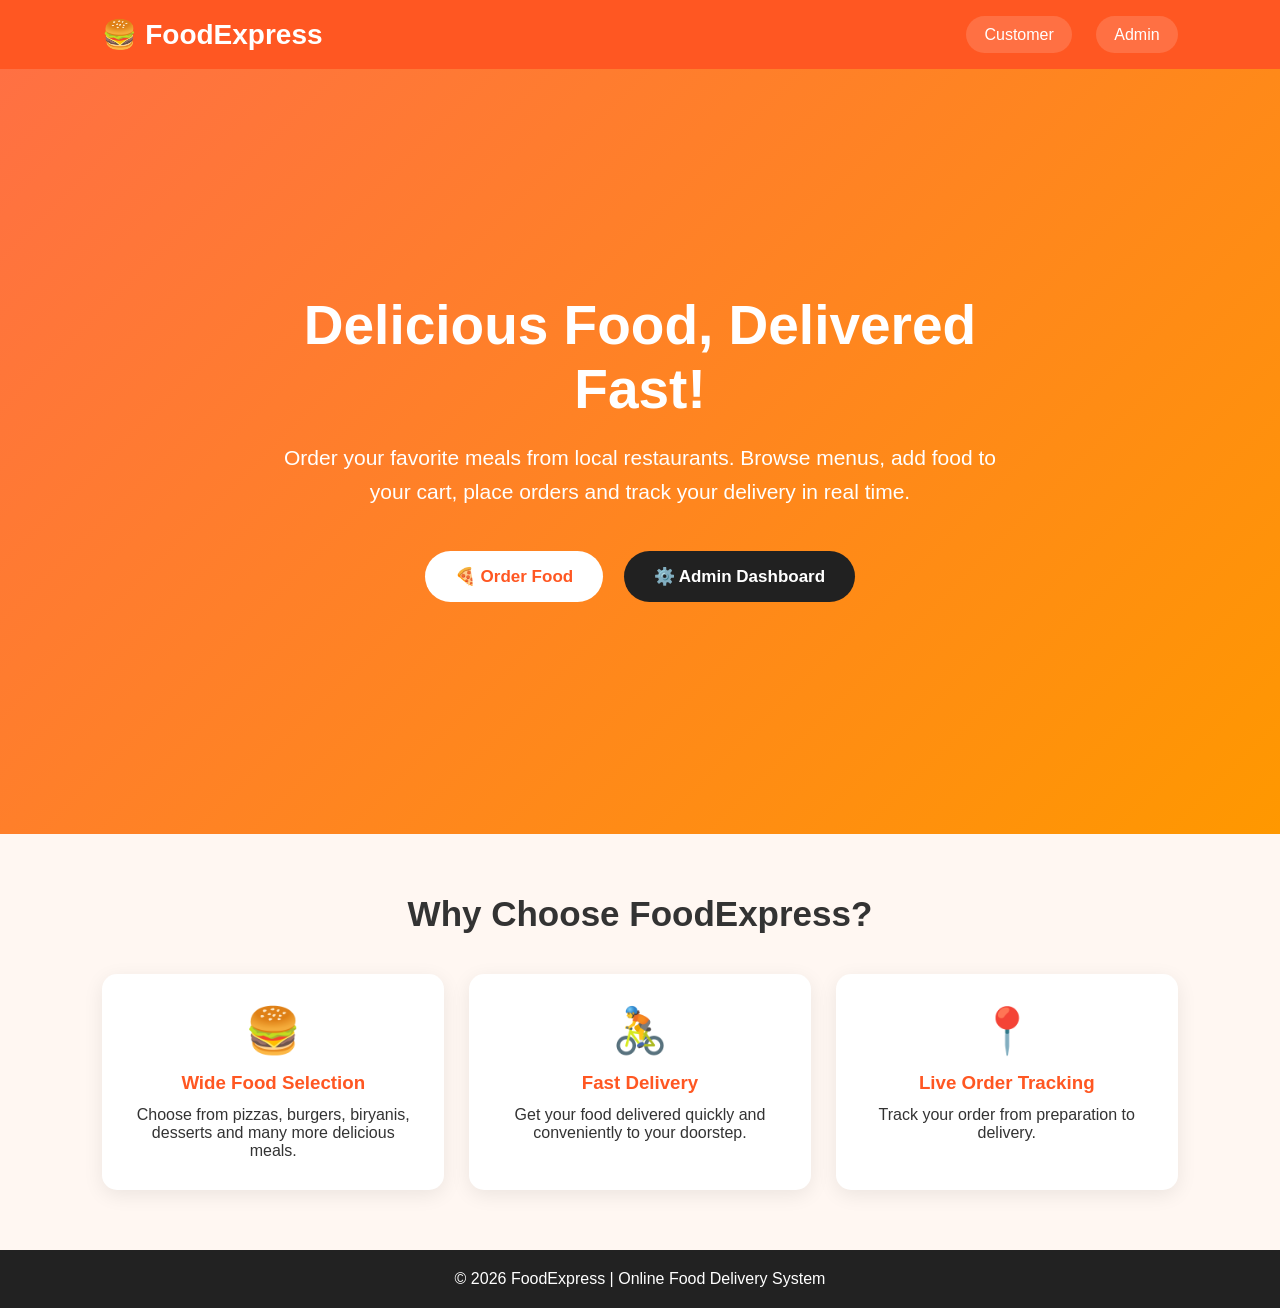
<file: index.html>
<!DOCTYPE html>
<html lang="en">
<head>
    <meta charset="UTF-8">
    <meta name="viewport" content="width=device-width, initial-scale=1.0">
    <title>FoodExpress - Online Food Delivery</title>

    <style>
        * {
            margin: 0;
            padding: 0;
            box-sizing: border-box;
            font-family: Arial, sans-serif;
        }

        body {
            background: #fff7f2;
            color: #333;
        }

        .navbar {
            background: #ff5722;
            color: white;
            padding: 18px 8%;
            display: flex;
            justify-content: space-between;
            align-items: center;
        }

        .logo {
            font-size: 28px;
            font-weight: bold;
        }

        .nav-buttons a {
            color: white;
            text-decoration: none;
            margin-left: 20px;
            padding: 10px 18px;
            border-radius: 20px;
            background: rgba(255,255,255,0.15);
        }

        .nav-buttons a:hover {
            background: white;
            color: #ff5722;
        }

        .hero {
            min-height: 85vh;
            display: flex;
            align-items: center;
            justify-content: center;
            text-align: center;
            padding: 40px 20px;
            background: linear-gradient(135deg, #ff7043, #ff9800);
            color: white;
        }

        .hero-content {
            max-width: 750px;
        }

        .hero h1 {
            font-size: 55px;
            margin-bottom: 20px;
        }

        .hero p {
            font-size: 21px;
            line-height: 1.6;
            margin-bottom: 35px;
        }

        .btn {
            display: inline-block;
            padding: 15px 30px;
            border-radius: 30px;
            text-decoration: none;
            font-size: 17px;
            font-weight: bold;
            margin: 8px;
            cursor: pointer;
            border: none;
        }

        .customer-btn {
            background: white;
            color: #ff5722;
        }

        .admin-btn {
            background: #212121;
            color: white;
        }

        .features {
            padding: 60px 8%;
            text-align: center;
        }

        .features h2 {
            font-size: 35px;
            margin-bottom: 40px;
        }

        .feature-container {
            display: grid;
            grid-template-columns: repeat(3, 1fr);
            gap: 25px;
        }

        .feature {
            background: white;
            padding: 30px;
            border-radius: 15px;
            box-shadow: 0 5px 20px rgba(0,0,0,0.08);
        }

        .feature .icon {
            font-size: 45px;
            margin-bottom: 15px;
        }

        .feature h3 {
            margin-bottom: 12px;
            color: #ff5722;
        }

        footer {
            background: #222;
            color: white;
            text-align: center;
            padding: 20px;
        }

        @media(max-width: 768px) {
            .navbar {
                padding: 15px 5%;
            }

            .nav-buttons a {
                margin-left: 5px;
                padding: 8px 10px;
            }

            .hero h1 {
                font-size: 40px;
            }

            .feature-container {
                grid-template-columns: 1fr;
            }
        }
    </style>
</head>

<body>

    <nav class="navbar">
        <div class="logo">🍔 FoodExpress</div>

        <div class="nav-buttons">
            <a href="user.html">Customer</a>
            <a href="admin.html">Admin</a>
        </div>
    </nav>

    <section class="hero">
        <div class="hero-content">
            <h1>Delicious Food, Delivered Fast!</h1>

            <p>
                Order your favorite meals from local restaurants.
                Browse menus, add food to your cart, place orders
                and track your delivery in real time.
            </p>

            <a href="user.html" class="btn customer-btn">
                🍕 Order Food
            </a>

            <a href="admin.html" class="btn admin-btn">
                ⚙️ Admin Dashboard
            </a>
        </div>
    </section>

    <section class="features">
        <h2>Why Choose FoodExpress?</h2>

        <div class="feature-container">

            <div class="feature">
                <div class="icon">🍔</div>
                <h3>Wide Food Selection</h3>
                <p>
                    Choose from pizzas, burgers, biryanis,
                    desserts and many more delicious meals.
                </p>
            </div>

            <div class="feature">
                <div class="icon">🚴</div>
                <h3>Fast Delivery</h3>
                <p>
                    Get your food delivered quickly and
                    conveniently to your doorstep.
                </p>
            </div>

            <div class="feature">
                <div class="icon">📍</div>
                <h3>Live Order Tracking</h3>
                <p>
                    Track your order from preparation
                    to delivery.
                </p>
            </div>

        </div>
    </section>

    <footer>
        <p>© 2026 FoodExpress | Online Food Delivery System</p>
    </footer>

</body>
</html>
</file>
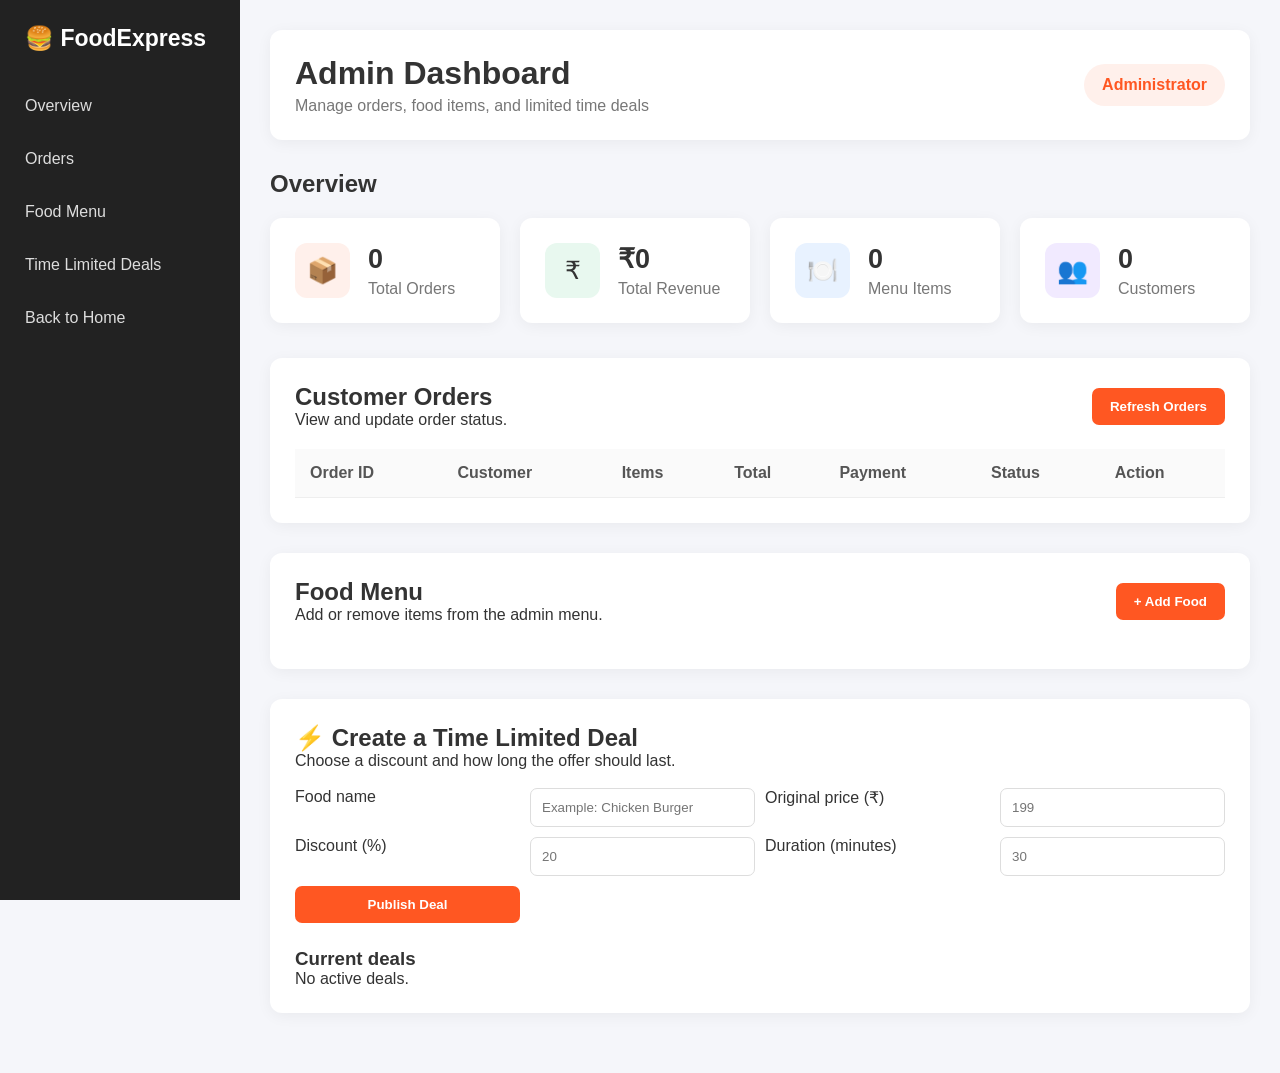
<file: admin.html>
<!DOCTYPE html>
<html lang="en">
<head>
  <meta charset="UTF-8">
  <meta name="viewport" content="width=device-width, initial-scale=1.0">
  <title>FoodExpress Admin Dashboard</title>
  <link rel="stylesheet" href="admin.css">
  <script src="admin.js" defer></script>
</head>
<body>
  <aside class="sidebar">
    <div class="admin-logo">🍔 FoodExpress</div>
    <ul>
      <li><a href="#overview">Overview</a></li>
      <li><a href="#orders">Orders</a></li>
      <li><a href="#menu">Food Menu</a></li>
      <li><a href="#deals">Time Limited Deals</a></li>
      <li><a href="index.html">Back to Home</a></li>
    </ul>
  </aside>

  <main class="main-content">
    <header class="top-header">
      <div>
        <h1>Admin Dashboard</h1>
        <p>Manage orders, food items, and limited time deals</p>
      </div>
      <div class="admin-profile">Administrator</div>
    </header>

    <section class="dashboard-section" id="overview">
      <h2>Overview</h2>
      <div class="stats-container">
        <article class="stat-card">
          <div class="stat-icon orange">📦</div>
          <div><h3 id="totalOrders">0</h3><p>Total Orders</p></div>
        </article>
        <article class="stat-card">
          <div class="stat-icon green">₹</div>
          <div><h3 id="totalRevenue">₹0</h3><p>Total Revenue</p></div>
        </article>
        <article class="stat-card">
          <div class="stat-icon blue">🍽️</div>
          <div><h3 id="totalMenuItems">0</h3><p>Menu Items</p></div>
        </article>
        <article class="stat-card">
          <div class="stat-icon purple">👥</div>
          <div><h3 id="totalCustomers">0</h3><p>Customers</p></div>
        </article>
      </div>
    </section>

    <section class="admin-section" id="orders">
      <div class="section-heading">
        <div>
          <h2>Customer Orders</h2>
          <p>View and update order status.</p>
        </div>
        <button class="refresh-btn" onclick="loadOrders()">Refresh Orders</button>
      </div>

      <div class="table-container">
        <table>
          <thead>
            <tr>
              <th>Order ID</th>
              <th>Customer</th>
              <th>Items</th>
              <th>Total</th>
              <th>Payment</th>
              <th>Status</th>
              <th>Action</th>
            </tr>
          </thead>
          <tbody id="ordersTable"></tbody>
        </table>
      </div>
    </section>

    <section class="admin-section" id="menu">
      <div class="section-heading">
        <div>
          <h2>Food Menu</h2>
          <p>Add or remove items from the admin menu.</p>
        </div>
        <button class="add-food-btn" onclick="openAddFood()">+ Add Food</button>
      </div>
      <div class="admin-food-container" id="adminFoodContainer"></div>
    </section>

    <section class="admin-section" id="deals">
      <h2>⚡ Create a Time Limited Deal</h2>
      <p>Choose a discount and how long the offer should last.</p>

      <form id="dealForm" class="deal-form">
        <label for="dealName">Food name</label>
        <input id="dealName" type="text" placeholder="Example: Chicken Burger" required>

        <label for="dealPrice">Original price (₹)</label>
        <input id="dealPrice" type="number" min="1" placeholder="199" required>

        <label for="dealDiscount">Discount (%)</label>
        <input id="dealDiscount" type="number" min="1" max="90" placeholder="20" required>

        <label for="dealMinutes">Duration (minutes)</label>
        <input id="dealMinutes" type="number" min="1" placeholder="30" required>

        <button class="add-food-btn" type="submit">Publish Deal</button>
      </form>

      <h3>Current deals</h3>
      <div id="adminDeals"></div>
    </section>
  </main>

  <div class="modal" id="foodModal">
    <div class="modal-content">
      <span class="close" onclick="closeFoodModal()" aria-label="Close">&times;</span>
      <h2>Add Food Item</h2>

      <form id="foodForm" onsubmit="addFood(event)">
        <label for="foodName">Food name</label>
        <input id="foodName" type="text" required>

        <label for="foodCategory">Category</label>
        <input id="foodCategory" type="text" placeholder="Pizza, Burger, Dessert…" required>

        <label for="foodRestaurant">Restaurant</label>
        <input id="foodRestaurant" type="text" required>

        <label for="foodPrice">Price (₹)</label>
        <input id="foodPrice" type="number" min="1" required>

        <label for="foodEmoji">Food emoji</label>
        <input id="foodEmoji" type="text" placeholder="🍕" required>

        <button class="save-btn" type="submit">Save Food Item</button>
      </form>
    </div>
  </div>
</body>
</html>
</file>
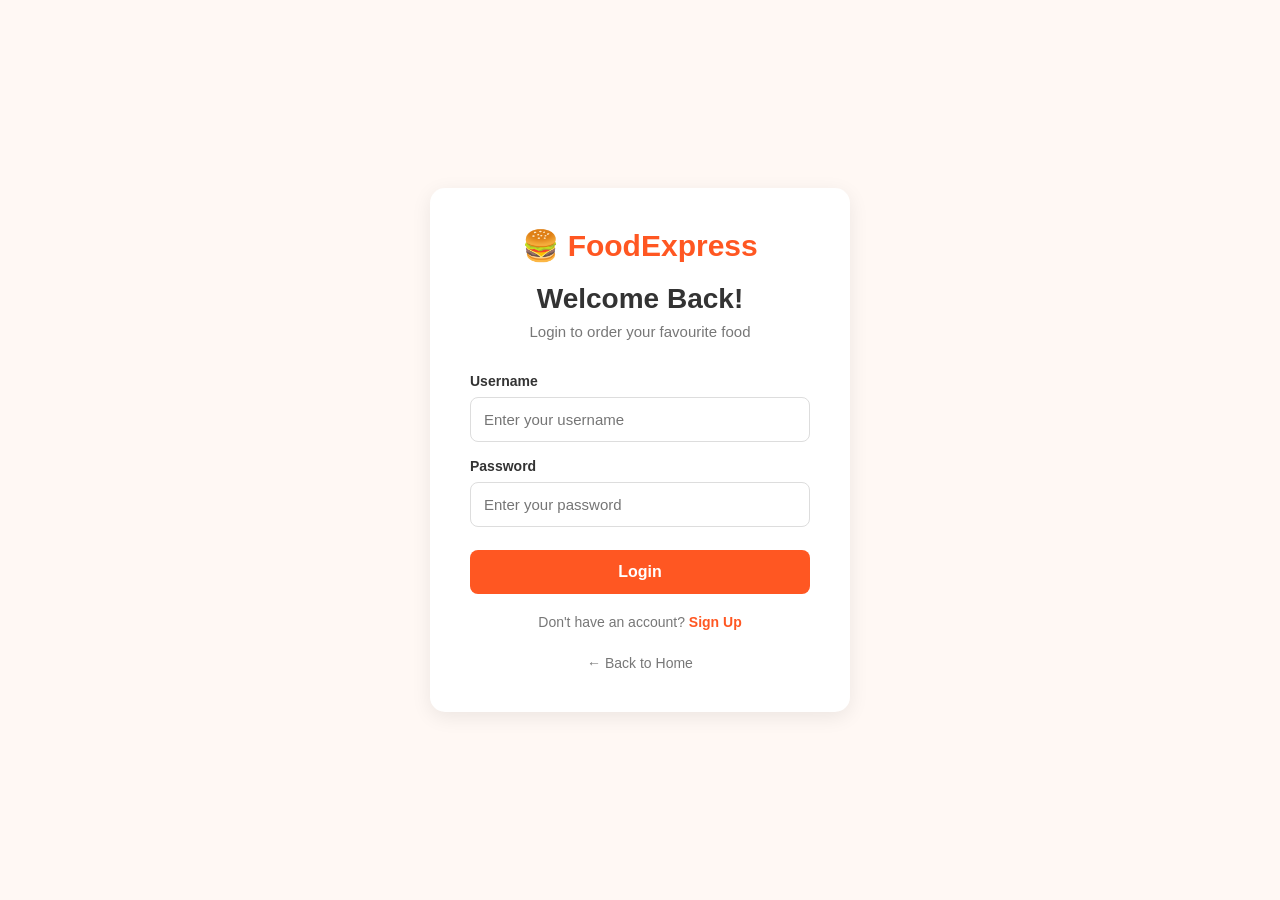
<file: login.html>
<!DOCTYPE html>
<html lang="en">

<head>

    <meta charset="UTF-8">

    <meta
        name="viewport"
        content="width=device-width, initial-scale=1.0"
    >

    <title>FoodExpress - Login</title>

    <link rel="stylesheet" href="user.css">

</head>

<body>

    <div class="login-page">

        <div class="login-card">

            <div class="login-logo">
                🍔 FoodExpress
            </div>


            <h1>
                Welcome Back!
            </h1>


            <p class="login-subtitle">
                Login to order your favourite food
            </p>


            <!-- LOGIN FORM -->

            <form id="loginForm">

                <label for="username">
                    Username
                </label>

                <input
                    type="text"
                    id="username"
                    placeholder="Enter your username"
                    required
                >


                <label for="password">
                    Password
                </label>

                <input
                    type="password"
                    id="password"
                    placeholder="Enter your password"
                    required
                >


                <button
                    type="submit"
                    class="login-button"
                >
                    Login
                </button>

            </form>


            <p
                id="loginError"
                class="login-error"
            ></p>


            <!-- SIGN UP -->

            <div class="login-bottom">

                <p>
                    Don't have an account?

                    <a
                        href="#"
                        onclick="showSignup(); return false;"
                    >
                        Sign Up
                    </a>

                </p>

            </div>


            <div
                id="signupBox"
                class="signup-box"
            >

                <h2>
                    Create Account
                </h2>


                <input
                    type="text"
                    id="signupUsername"
                    placeholder="Create username"
                >


                <input
                    type="password"
                    id="signupPassword"
                    placeholder="Create password"
                >


                <button
                    onclick="signup()"
                    class="signup-button"
                >
                    Create Account
                </button>


                <p
                    id="signupMessage"
                    class="signup-message"
                ></p>

            </div>


            <a
                href="index.html"
                class="back-home"
            >
                ← Back to Home
            </a>

        </div>

    </div>


    <script src="user.js"></script>

</body>

</html>
</file>
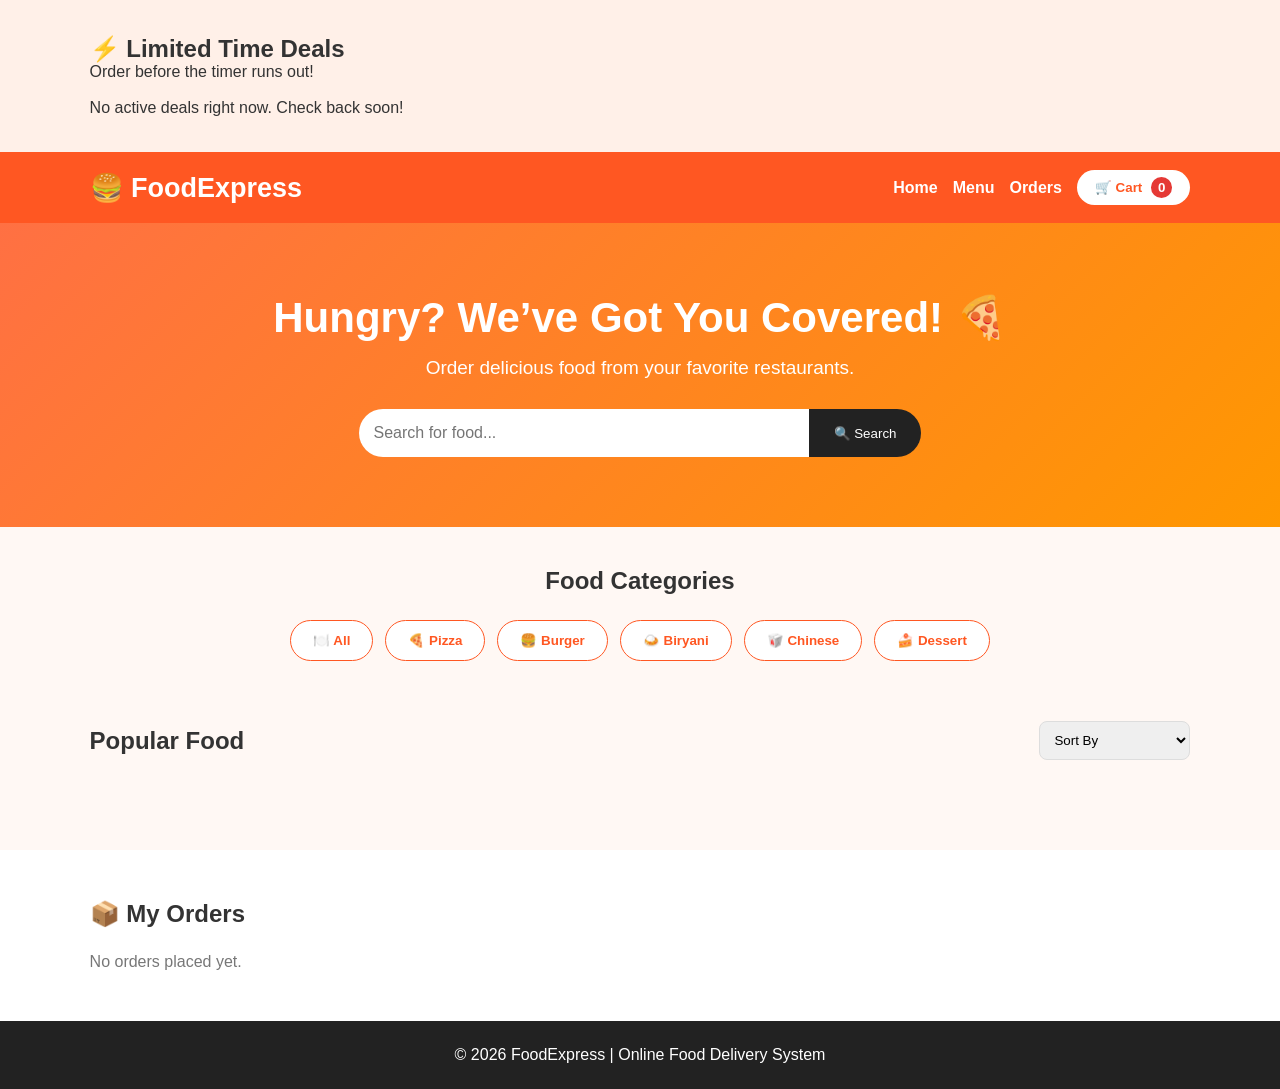
<file: user.html>
<section class="deals-section">
  <h2>⚡ Limited Time Deals</h2>
  <p>Order before the timer runs out!</p>
  <div id="limitedDeals" class="limited-deals"></div>
</section>
<!DOCTYPE html>
<html lang="en">
<head>
    <meta charset="UTF-8">
    <meta name="viewport" content="width=device-width, initial-scale=1.0">

    <title>FoodExpress - Customer</title>

    <link rel="stylesheet" href="user.css">
</head>

<body>

    <!-- NAVBAR -->

    <nav class="navbar">

        <div class="logo">
            🍔 FoodExpress
        </div>

        <div class="nav-links">
            <a href="index.html">Home</a>
            <a href="#menu">Menu</a>
            <a href="#orders">Orders</a>

            <button onclick="openCart()" class="cart-button">
                🛒 Cart
                <span id="cartCount">0</span>
            </button>
        </div>

    </nav>


    <!-- HERO -->

    <section class="hero">

        <div class="hero-content">

            <h1>Hungry? We’ve Got You Covered! 🍕</h1>

            <p>
                Order delicious food from your favorite restaurants.
            </p>

            <div class="search-box">

                <input
                    type="text"
                    id="searchInput"
                    placeholder="Search for food..."
                    onkeyup="searchFood()"
                >

                <button onclick="searchFood()">🔍 Search</button>

            </div>

        </div>

    </section>


    <!-- CATEGORIES -->

    <section class="categories">

        <h2>Food Categories</h2>

        <div class="category-container">

            <button onclick="filterCategory('All')">🍽️ All</button>

            <button onclick="filterCategory('Pizza')">🍕 Pizza</button>

            <button onclick="filterCategory('Burger')">🍔 Burger</button>

            <button onclick="filterCategory('Biryani')">🍛 Biryani</button>

            <button onclick="filterCategory('Chinese')">🥡 Chinese</button>

            <button onclick="filterCategory('Dessert')">🍰 Dessert</button>

        </div>

    </section>


    <!-- FOOD MENU -->

    <section class="menu-section" id="menu">

        <div class="section-title">

            <h2>Popular Food</h2>

            <select id="sortFood" onchange="sortFood()">

                <option value="default">Sort By</option>
                <option value="low">Price: Low to High</option>
                <option value="high">Price: High to Low</option>

            </select>

        </div>

        <div id="foodContainer" class="food-container"></div>

    </section>


    <!-- CART -->

    <div id="cartModal" class="modal">

        <div class="modal-content">

            <span class="close" onclick="closeCart()">&times;</span>

            <h2>🛒 Your Cart</h2>

            <div id="cartItems"></div>

            <div class="cart-total">

                <h3>
                    Total:
                    ₹<span id="cartTotal">0</span>
                </h3>

                <button onclick="checkout()" class="checkout-btn">
                    Proceed to Checkout
                </button>

            </div>

        </div>

    </div>


    <!-- CHECKOUT -->

    <div id="checkoutModal" class="modal">

        <div class="modal-content checkout-content">

            <span class="close" onclick="closeCheckout()">&times;</span>

            <h2>Checkout</h2>

            <form id="checkoutForm" onsubmit="placeOrder(event)">

                <label>Customer Name</label>

                <input
                    type="text"
                    id="customerName"
                    placeholder="Enter your name"
                    required
                >

                <label>Delivery Address</label>

                <textarea
                    id="address"
                    placeholder="Enter delivery address"
                    required
                ></textarea>

                <label>Phone Number</label>

                <input
                    type="tel"
                    id="phone"
                    placeholder="Enter phone number"
                    required
                >

                <label>Payment Method</label>

                <select id="paymentMethod">

                    <option value="Cash on Delivery">
                        Cash on Delivery
                    </option>

                    <option value="UPI">
                        UPI
                    </option>

                    <option value="Card">
                        Credit / Debit Card
                    </option>

                </select>

                <button type="submit" class="checkout-btn">
                    Place Order
                </button>

            </form>

        </div>

    </div>


    <!-- ORDERS -->

    <section id="orders" class="orders-section">

        <h2>📦 My Orders</h2>

        <div id="ordersContainer">

            <p class="no-orders">
                No orders placed yet.
            </p>

        </div>

    </section>


    <footer>

        <p>
            © 2026 FoodExpress | Online Food Delivery System
        </p>

    </footer>


    <script src="user.js"></script>

</body>
</html>
</file>
<file: admin.css>
* {
    margin: 0;
    padding: 0;
    box-sizing: border-box;
    font-family: Arial, sans-serif;
}

body {
    background: #f5f6fa;
    color: #333;
}


/* SIDEBAR */

.sidebar {
    position: fixed;
    left: 0;
    top: 0;

    width: 240px;
    height: 100vh;

    background: #222;

    color: white;

    padding: 25px 0;

    z-index: 100;
}

.admin-logo {
    font-size: 23px;
    font-weight: bold;
    padding: 0 25px 30px;
}

.sidebar ul {
    list-style: none;
}

.sidebar li {
    margin-bottom: 5px;
}

.sidebar a {
    display: block;
    color: #ddd;
    text-decoration: none;
    padding: 15px 25px;
}

.sidebar a:hover {
    background: #ff5722;
    color: white;
}


/* MAIN */

.main-content {
    margin-left: 240px;
    padding: 30px;
}


/* HEADER */

.top-header {
    background: white;

    padding: 25px;

    border-radius: 12px;

    display: flex;

    justify-content: space-between;

    align-items: center;

    margin-bottom: 30px;

    box-shadow:
        0 3px 15px rgba(0,0,0,0.05);
}

.top-header h1 {
    margin-bottom: 5px;
}

.top-header p {
    color: #777;
}

.admin-profile {
    background: #fff0eb;
    color: #ff5722;
    padding: 12px 18px;
    border-radius: 25px;
    font-weight: bold;
}


/* DASHBOARD */

.dashboard-section {
    margin-bottom: 35px;
}

.dashboard-section h2 {
    margin-bottom: 20px;
}

.stats-container {
    display: grid;

    grid-template-columns:
        repeat(4, 1fr);

    gap: 20px;
}

.stat-card {
    background: white;

    padding: 25px;

    border-radius: 12px;

    display: flex;

    align-items: center;

    gap: 18px;

    box-shadow:
        0 3px 15px rgba(0,0,0,0.05);
}

.stat-card h3 {
    font-size: 27px;
    margin-bottom: 5px;
}

.stat-card p {
    color: #777;
}

.stat-icon {
    width: 55px;
    height: 55px;

    display: flex;

    align-items: center;

    justify-content: center;

    border-radius: 12px;

    font-size: 25px;
}

.orange {
    background: #fff0eb;
}

.green {
    background: #e8f8ef;
}

.blue {
    background: #e8f2ff;
}

.purple {
    background: #f1eaff;
}


/* SECTIONS */

.admin-section {
    background: white;

    padding: 25px;

    border-radius: 12px;

    margin-bottom: 30px;

    box-shadow:
        0 3px 15px rgba(0,0,0,0.05);
}

.section-heading {
    display: flex;

    justify-content: space-between;

    align-items: center;

    margin-bottom: 20px;
}


/* BUTTONS */

.refresh-btn,
.add-food-btn {
    border: none;

    background: #ff5722;

    color: white;

    padding: 11px 18px;

    border-radius: 7px;

    cursor: pointer;

    font-weight: bold;
}

.refresh-btn:hover,
.add-food-btn:hover {
    background: #e64a19;
}


/* TABLE */

.table-container {
    overflow-x: auto;
}

table {
    width: 100%;

    border-collapse: collapse;
}

th,
td {
    padding: 15px;

    text-align: left;

    border-bottom: 1px solid #eee;
}

th {
    background: #fafafa;
    color: #555;
}

td {
    font-size: 14px;
}


/* STATUS */

.status-select {
    padding: 7px;

    border: 1px solid #ddd;

    border-radius: 6px;

    outline: none;
}

.status-select:focus {
    border-color: #ff5722;
}


/* MENU */

.admin-food-container {
    display: grid;

    grid-template-columns:
        repeat(4, 1fr);

    gap: 20px;
}

.admin-food-card {
    border: 1px solid #eee;

    border-radius: 12px;

    padding: 20px;

    text-align: center;
}

.admin-food-image {
    font-size: 60px;

    background: #fff5f0;

    padding: 20px;

    border-radius: 10px;

    margin-bottom: 15px;
}

.admin-food-card h3 {
    margin-bottom: 8px;
}

.admin-food-card p {
    color: #777;
    margin-bottom: 8px;
}

.food-price {
    color: #ff5722;

    font-size: 20px;

    font-weight: bold;

    margin-bottom: 15px;
}

.delete-btn {
    border: none;

    background: #e53935;

    color: white;

    padding: 8px 15px;

    border-radius: 6px;

    cursor: pointer;
}

.delete-btn:hover {
    background: #c62828;
}


/* MODAL */

.modal {
    display: none;

    position: fixed;

    z-index: 200;

    left: 0;

    top: 0;

    width: 100%;

    height: 100%;

    background: rgba(0,0,0,0.6);
}

.modal-content {
    background: white;

    width: 90%;

    max-width: 500px;

    margin: 70px auto;

    padding: 30px;

    border-radius: 12px;

    position: relative;
}

.close {
    position: absolute;

    right: 20px;

    top: 15px;

    font-size: 30px;

    cursor: pointer;
}

.modal-content h2 {
    margin-bottom: 20px;
}

.modal-content form {
    display: flex;

    flex-direction: column;

    gap: 10px;
}

.modal-content label {
    font-weight: bold;

    margin-top: 8px;
}

.modal-content input,
.modal-content select {
    padding: 12px;

    border: 1px solid #ddd;

    border-radius: 7px;

    outline: none;
}

.save-btn {
    margin-top: 15px;

    padding: 13px;

    background: #ff5722;

    color: white;

    border: none;

    border-radius: 7px;

    cursor: pointer;

    font-weight: bold;
}


/* RESPONSIVE */

@media(max-width: 1100px) {

    .stats-container {
        grid-template-columns:
            repeat(2, 1fr);
    }

    .admin-food-container {
        grid-template-columns:
            repeat(2, 1fr);
    }

}


@media(max-width: 700px) {

    .sidebar {
        position: relative;

        width: 100%;

        height: auto;
    }

    .sidebar ul {
        display: flex;

        overflow-x: auto;
    }

    .sidebar li {
        white-space: nowrap;
    }

    .main-content {
        margin-left: 0;

        padding: 15px;
    }

    .top-header {
        flex-direction: column;

        align-items: flex-start;

        gap: 15px;
    }

    .stats-container {
        grid-template-columns: 1fr;
    }

    .admin-food-container {
        grid-template-columns: 1fr;
    }

}
.deal-form {
  display: grid;
  grid-template-columns: repeat(auto-fit, minmax(180px, 1fr));
  gap: 10px;
  margin: 18px 0 25px;
}

.deal-form input {
  padding: 11px;
  border: 1px solid #ddd;
  border-radius: 7px;
}

.deal-row,
.limited-deal-card {
  background: white;
  border: 1px solid #eee;
  border-radius: 10px;
  padding: 16px;
  margin: 10px 0;
}

.deal-row {
  display: flex;
  flex-wrap: wrap;
  align-items: center;
  gap: 14px;
}

.deals-section {
  padding: 35px 7%;
  background: #fff0e8;
}

.limited-deals {
  display: grid;
  grid-template-columns: repeat(auto-fit, minmax(220px, 1fr));
  gap: 15px;
  margin-top: 18px;
}

.limited-deal-card strong {
  color: #e64a19;
  font-size: 20px;
}

.deal-countdown {
  color: #c0392b;
  font-weight: bold;
}
</file>
<file: user.css>
* {
    margin: 0;
    padding: 0;
    box-sizing: border-box;
    font-family: Arial, sans-serif;
}

body {
    background: #fff8f4;
    color: #333;
}


/* =========================
   NAVBAR
   ========================= */

.navbar {
    background: #ff5722;
    color: white;
    padding: 18px 7%;
    display: flex;
    justify-content: space-between;
    align-items: center;
    position: sticky;
    top: 0;
    z-index: 100;
}

.logo {
    font-size: 27px;
    font-weight: bold;
}

.nav-links {
    display: flex;
    align-items: center;
    gap: 15px;
}

.nav-links a {
    color: white;
    text-decoration: none;
    font-weight: bold;
}

.nav-links a:hover {
    text-decoration: underline;
}

.cart-button {
    border: none;
    background: white;
    color: #ff5722;
    padding: 10px 18px;
    border-radius: 25px;
    cursor: pointer;
    font-weight: bold;
}

#cartCount {
    background: #e53935;
    color: white;
    padding: 3px 7px;
    border-radius: 50%;
    margin-left: 5px;
}


/* USER NAME */

#loggedUser {
    color: white;
    font-weight: bold;
}


/* LOGOUT */

.logout-button {
    border: none;
    background: #222;
    color: white;
    padding: 10px 16px;
    border-radius: 20px;
    cursor: pointer;
    font-weight: bold;
}

.logout-button:hover {
    background: #333;
}


/* =========================
   HERO
   ========================= */

.hero {
    background: linear-gradient(
        135deg,
        #ff7043,
        #ff9800
    );

    color: white;

    padding: 70px 20px;

    text-align: center;
}

.hero h1 {
    font-size: 42px;
    margin-bottom: 15px;
}

.hero p {
    font-size: 19px;
    margin-bottom: 30px;
}

.search-box {
    display: flex;
    justify-content: center;
    max-width: 600px;
    margin: auto;
}

.search-box input {
    width: 75%;
    padding: 15px;
    border: none;
    border-radius: 30px 0 0 30px;
    outline: none;
    font-size: 16px;
}

.search-box button {
    border: none;
    background: #222;
    color: white;
    padding: 15px 25px;
    border-radius: 0 30px 30px 0;
    cursor: pointer;
}


/* =========================
   CATEGORIES
   ========================= */

.categories {
    padding: 40px 7%;
    text-align: center;
}

.categories h2 {
    margin-bottom: 25px;
}

.category-container {
    display: flex;
    justify-content: center;
    flex-wrap: wrap;
    gap: 12px;
}

.category-container button {
    border: 1px solid #ff5722;
    background: white;
    color: #ff5722;
    padding: 12px 22px;
    border-radius: 25px;
    cursor: pointer;
    font-weight: bold;
}

.category-container button:hover {
    background: #ff5722;
    color: white;
}


/* =========================
   MENU
   ========================= */

.menu-section {
    padding: 20px 7% 60px;
}

.section-title {
    display: flex;
    justify-content: space-between;
    align-items: center;
    margin-bottom: 30px;
}

.section-title select {
    padding: 10px;
    border-radius: 8px;
    border: 1px solid #ddd;
}

.food-container {
    display: grid;
    grid-template-columns: repeat(4, 1fr);
    gap: 25px;
}

.food-card {
    background: white;
    border-radius: 15px;
    overflow: hidden;
    box-shadow: 0 4px 15px rgba(0,0,0,0.08);
    transition: 0.3s;
}

.food-card:hover {
    transform: translateY(-5px);
}

.food-image {
    height: 180px;
    background: #ffe0d2;
    display: flex;
    align-items: center;
    justify-content: center;
    font-size: 75px;
}

.food-info {
    padding: 18px;
}

.food-info h3 {
    margin-bottom: 8px;
}

.restaurant {
    color: #777;
    font-size: 14px;
    margin-bottom: 10px;
}

.food-price {
    color: #ff5722;
    font-size: 20px;
    font-weight: bold;
}

.food-rating {
    color: #f5a623;
    margin: 8px 0;
}

.add-button {
    width: 100%;
    background: #ff5722;
    color: white;
    border: none;
    padding: 12px;
    border-radius: 8px;
    cursor: pointer;
    margin-top: 10px;
    font-weight: bold;
}

.add-button:hover {
    background: #e64a19;
}


/* =========================
   MODAL
   ========================= */

.modal {
    display: none;
    position: fixed;
    z-index: 200;
    left: 0;
    top: 0;
    width: 100%;
    height: 100%;
    background: rgba(0,0,0,0.6);
    overflow-y: auto;
}

.modal-content {
    background: white;
    width: 90%;
    max-width: 600px;
    margin: 70px auto;
    padding: 30px;
    border-radius: 15px;
    position: relative;
}

.close {
    position: absolute;
    right: 20px;
    top: 15px;
    font-size: 30px;
    cursor: pointer;
}


/* =========================
   CART
   ========================= */

.cart-item {
    display: flex;
    justify-content: space-between;
    align-items: center;
    padding: 15px 0;
    border-bottom: 1px solid #ddd;
}

.cart-item-info h4 {
    margin-bottom: 5px;
}

.quantity-controls button {
    border: none;
    background: #ff5722;
    color: white;
    width: 28px;
    height: 28px;
    border-radius: 50%;
    cursor: pointer;
}

.quantity-controls span {
    margin: 0 10px;
}

.remove-button {
    background: #e53935;
    color: white;
    border: none;
    padding: 6px 10px;
    border-radius: 5px;
    cursor: pointer;
}

.cart-total {
    margin-top: 25px;
    text-align: right;
}

.checkout-btn {
    background: #ff5722;
    color: white;
    border: none;
    padding: 13px 25px;
    border-radius: 8px;
    cursor: pointer;
    margin-top: 15px;
    font-weight: bold;
}


/* =========================
   CHECKOUT
   ========================= */

.checkout-content form {
    display: flex;
    flex-direction: column;
    gap: 10px;
}

.checkout-content label {
    font-weight: bold;
    margin-top: 10px;
}

.checkout-content input,
.checkout-content textarea,
.checkout-content select {
    padding: 12px;
    border: 1px solid #ddd;
    border-radius: 8px;
    outline: none;
}

.checkout-content textarea {
    min-height: 80px;
    resize: vertical;
}


/* =========================
   ORDERS
   ========================= */

.orders-section {
    padding: 50px 7%;
    background: #fff;
}

.orders-section h2 {
    margin-bottom: 25px;
}

.order-card {
    background: #fff8f4;
    padding: 20px;
    border-radius: 12px;
    margin-bottom: 20px;
    border-left: 5px solid #ff5722;
}

.order-header {
    display: flex;
    justify-content: space-between;
    margin-bottom: 15px;
}

.status {
    color: #ff5722;
    font-weight: bold;
}

.progress {
    display: flex;
    justify-content: space-between;
    margin-top: 20px;
}

.progress-step {
    text-align: center;
    flex: 1;
    color: #aaa;
}

.progress-step.active {
    color: #ff5722;
    font-weight: bold;
}

.no-orders {
    color: #777;
}


/* =========================
   FOOTER
   ========================= */

footer {
    background: #222;
    color: white;
    padding: 25px;
    text-align: center;
}


/* =====================================================
   LOGIN PAGE
   ===================================================== */

.login-page {

    min-height: 100vh;

    background: #fff8f4;

    display: flex;

    justify-content: center;

    align-items: center;

    padding: 30px 20px;
}


.login-card {

    width: 420px;

    max-width: 100%;

    background: white;

    padding: 40px;

    border-radius: 15px;

    box-shadow:
        0 5px 20px rgba(0,0,0,0.08);

    text-align: center;
}


.login-logo {

    font-size: 30px;

    font-weight: bold;

    color: #ff5722;

    margin-bottom: 20px;
}


.login-card h1 {

    font-size: 28px;

    margin-bottom: 8px;
}


.login-subtitle {

    color: #777;

    font-size: 15px;

    margin-bottom: 25px;
}


/* LOGIN FORM */

#loginForm {

    display: flex;

    flex-direction: column;

    text-align: left;

    gap: 8px;
}


#loginForm label {

    font-weight: bold;

    font-size: 14px;

    margin-top: 8px;
}


#loginForm input {

    padding: 13px;

    border: 1px solid #ddd;

    border-radius: 8px;

    outline: none;

    font-size: 15px;
}


#loginForm input:focus {

    border-color: #ff5722;
}


.login-button {

    margin-top: 15px;

    padding: 13px;

    border: none;

    border-radius: 8px;

    background: #ff5722;

    color: white;

    font-size: 16px;

    font-weight: bold;

    cursor: pointer;
}


.login-button:hover {

    background: #e64a19;
}


.login-error {

    color: #e53935;

    font-size: 14px;

    margin-top: 15px;
}


.login-bottom {

    margin-top: 20px;

    color: #777;

    font-size: 14px;
}


.login-bottom a {

    color: #ff5722;

    text-decoration: none;

    font-weight: bold;
}


/* SIGNUP */

.signup-box {

    display: none;

    margin-top: 25px;

    padding-top: 25px;

    border-top: 1px solid #eee;
}


.signup-box h2 {

    margin-bottom: 15px;
}


.signup-box input {

    width: 100%;

    padding: 12px;

    margin-bottom: 10px;

    border: 1px solid #ddd;

    border-radius: 8px;

    outline: none;
}


.signup-box input:focus {

    border-color: #ff5722;
}


.signup-button {

    width: 100%;

    padding: 12px;

    border: none;

    border-radius: 8px;

    background: #ff5722;

    color: white;

    font-weight: bold;

    cursor: pointer;
}


.signup-button:hover {

    background: #e64a19;
}


.signup-message {

    margin-top: 10px;

    font-size: 14px;
}


.back-home {

    display: inline-block;

    margin-top: 25px;

    color: #777;

    text-decoration: none;

    font-size: 14px;
}


.back-home:hover {

    color: #ff5722;
}


/* =========================
   RESPONSIVE
   ========================= */

@media(max-width: 1000px) {

    .food-container {
        grid-template-columns: repeat(2, 1fr);
    }

}


@media(max-width: 650px) {

    .navbar {
        flex-direction: column;
        gap: 15px;
    }

    .nav-links {
        flex-wrap: wrap;
        justify-content: center;
    }

    .hero h1 {
        font-size: 30px;
    }

    .search-box input {
        width: 65%;
    }

    .food-container {
        grid-template-columns: 1fr;
    }

    .section-title {
        flex-direction: column;
        gap: 15px;
    }

}


@media(max-width: 500px) {

    .login-card {

        padding: 30px 20px;
    }

    .login-logo {

        font-size: 26px;
    }

}
.deal-form {
  display: grid;
  grid-template-columns: repeat(auto-fit, minmax(180px, 1fr));
  gap: 10px;
  margin: 18px 0 25px;
}

.deal-form input {
  padding: 11px;
  border: 1px solid #ddd;
  border-radius: 7px;
}

.deal-row,
.limited-deal-card {
  background: white;
  border: 1px solid #eee;
  border-radius: 10px;
  padding: 16px;
  margin: 10px 0;
}

.deal-row {
  display: flex;
  flex-wrap: wrap;
  align-items: center;
  gap: 14px;
}

.deals-section {
  padding: 35px 7%;
  background: #fff0e8;
}

.limited-deals {
  display: grid;
  grid-template-columns: repeat(auto-fit, minmax(220px, 1fr));
  gap: 15px;
  margin-top: 18px;
}

.limited-deal-card strong {
  color: #e64a19;
  font-size: 20px;
}

.deal-countdown {
  color: #c0392b;
  font-weight: bold;
}
</file>
